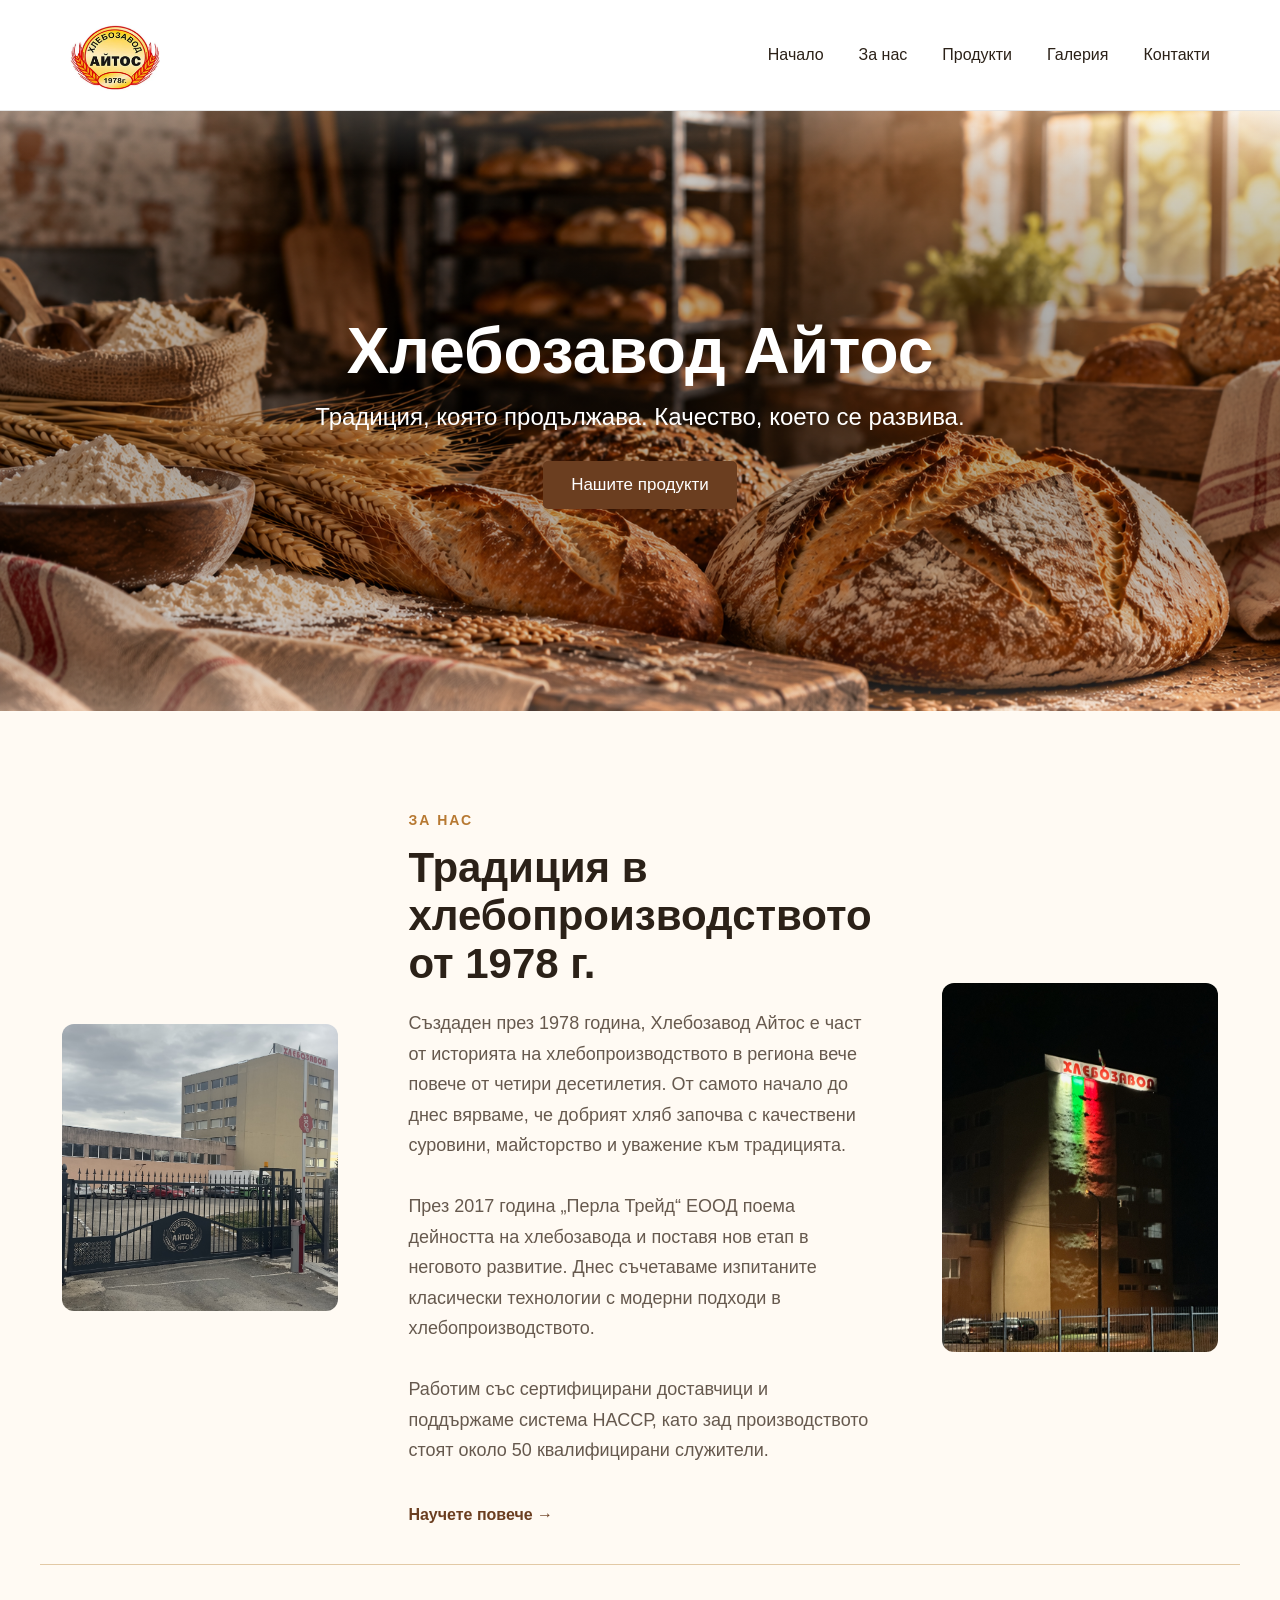
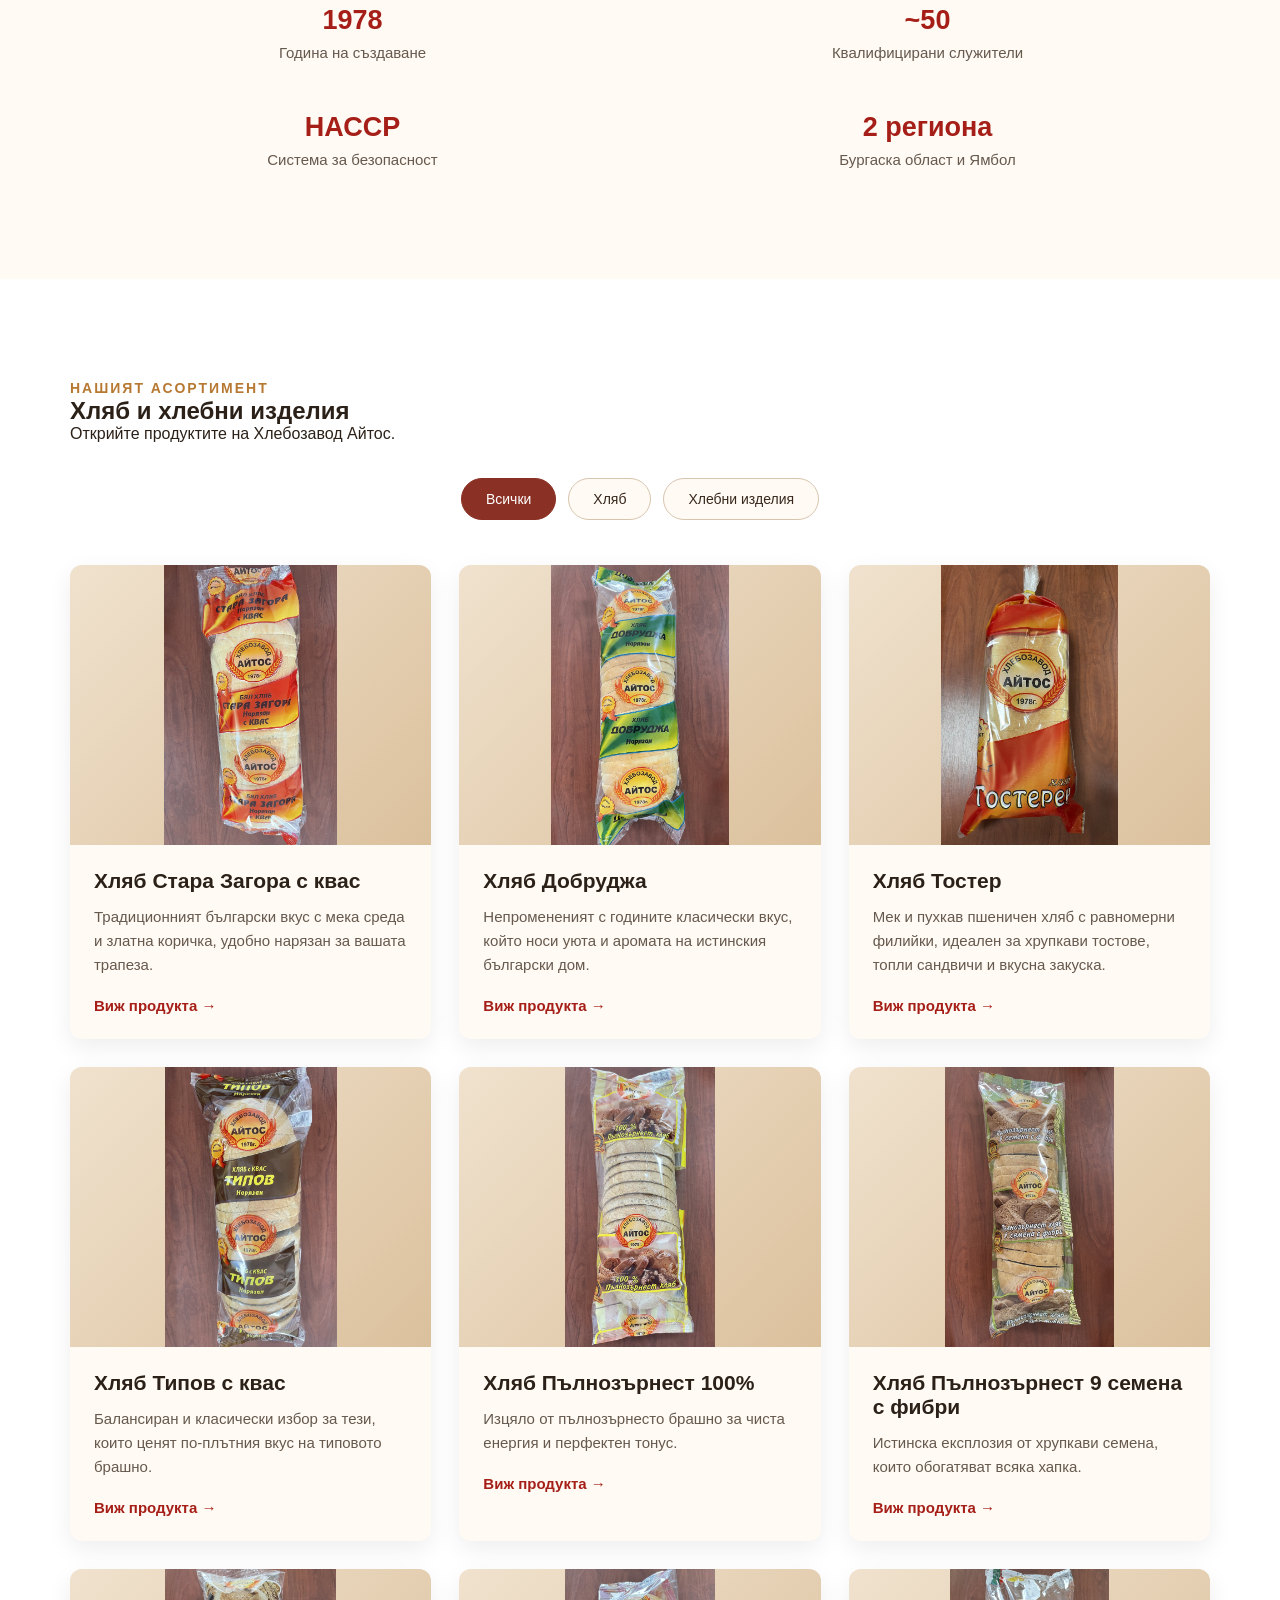
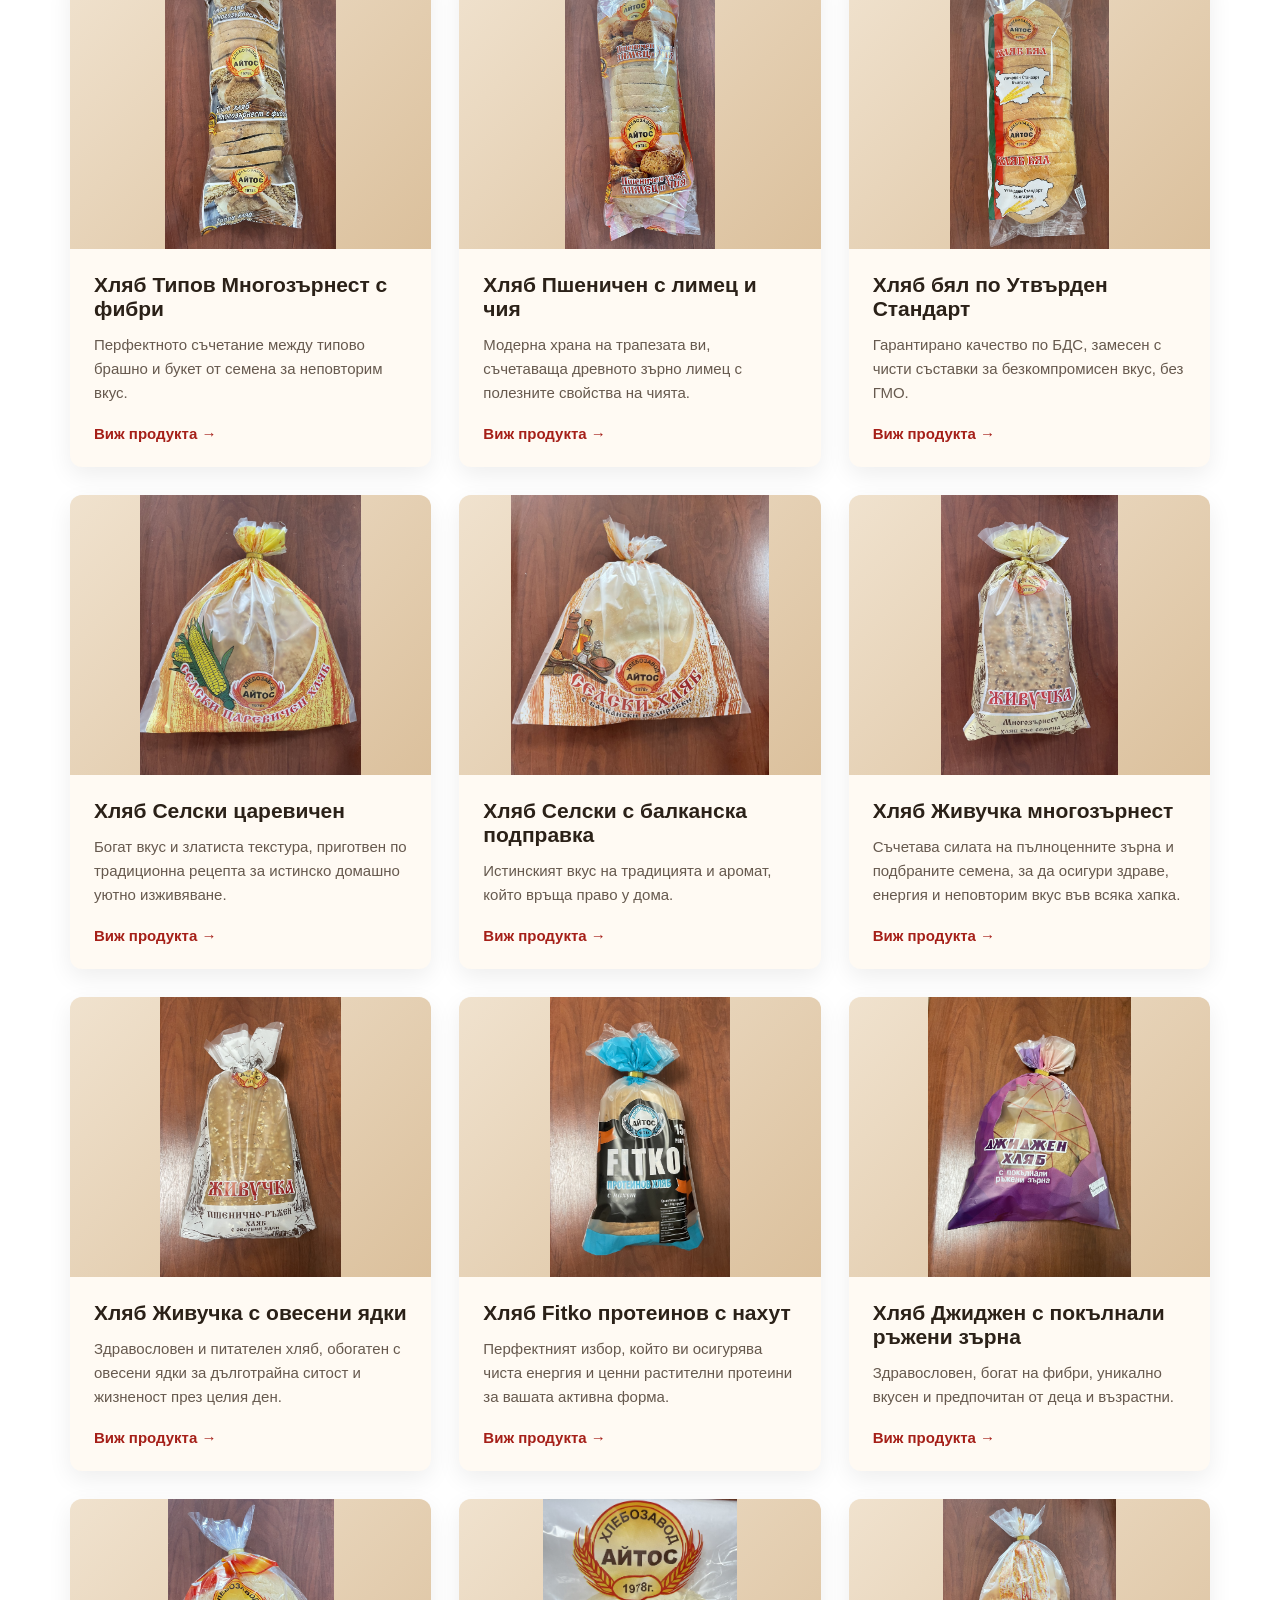
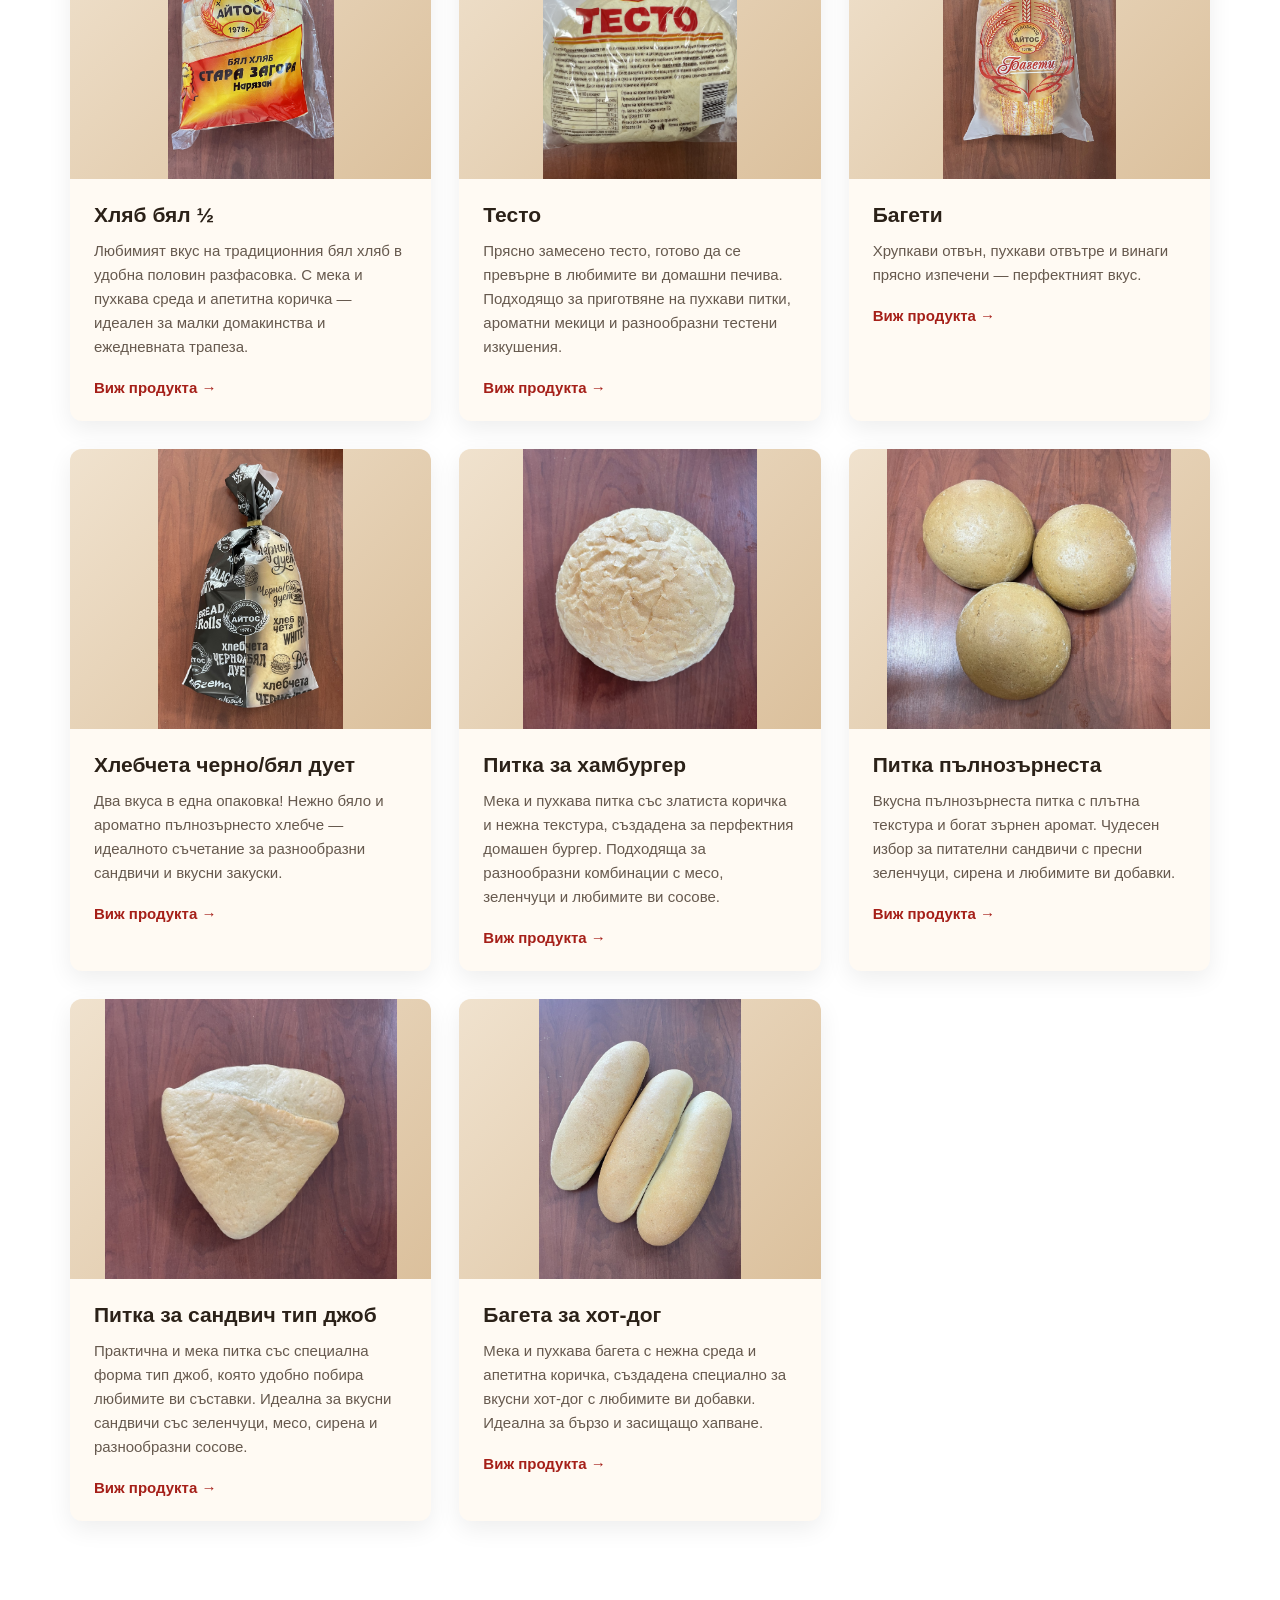
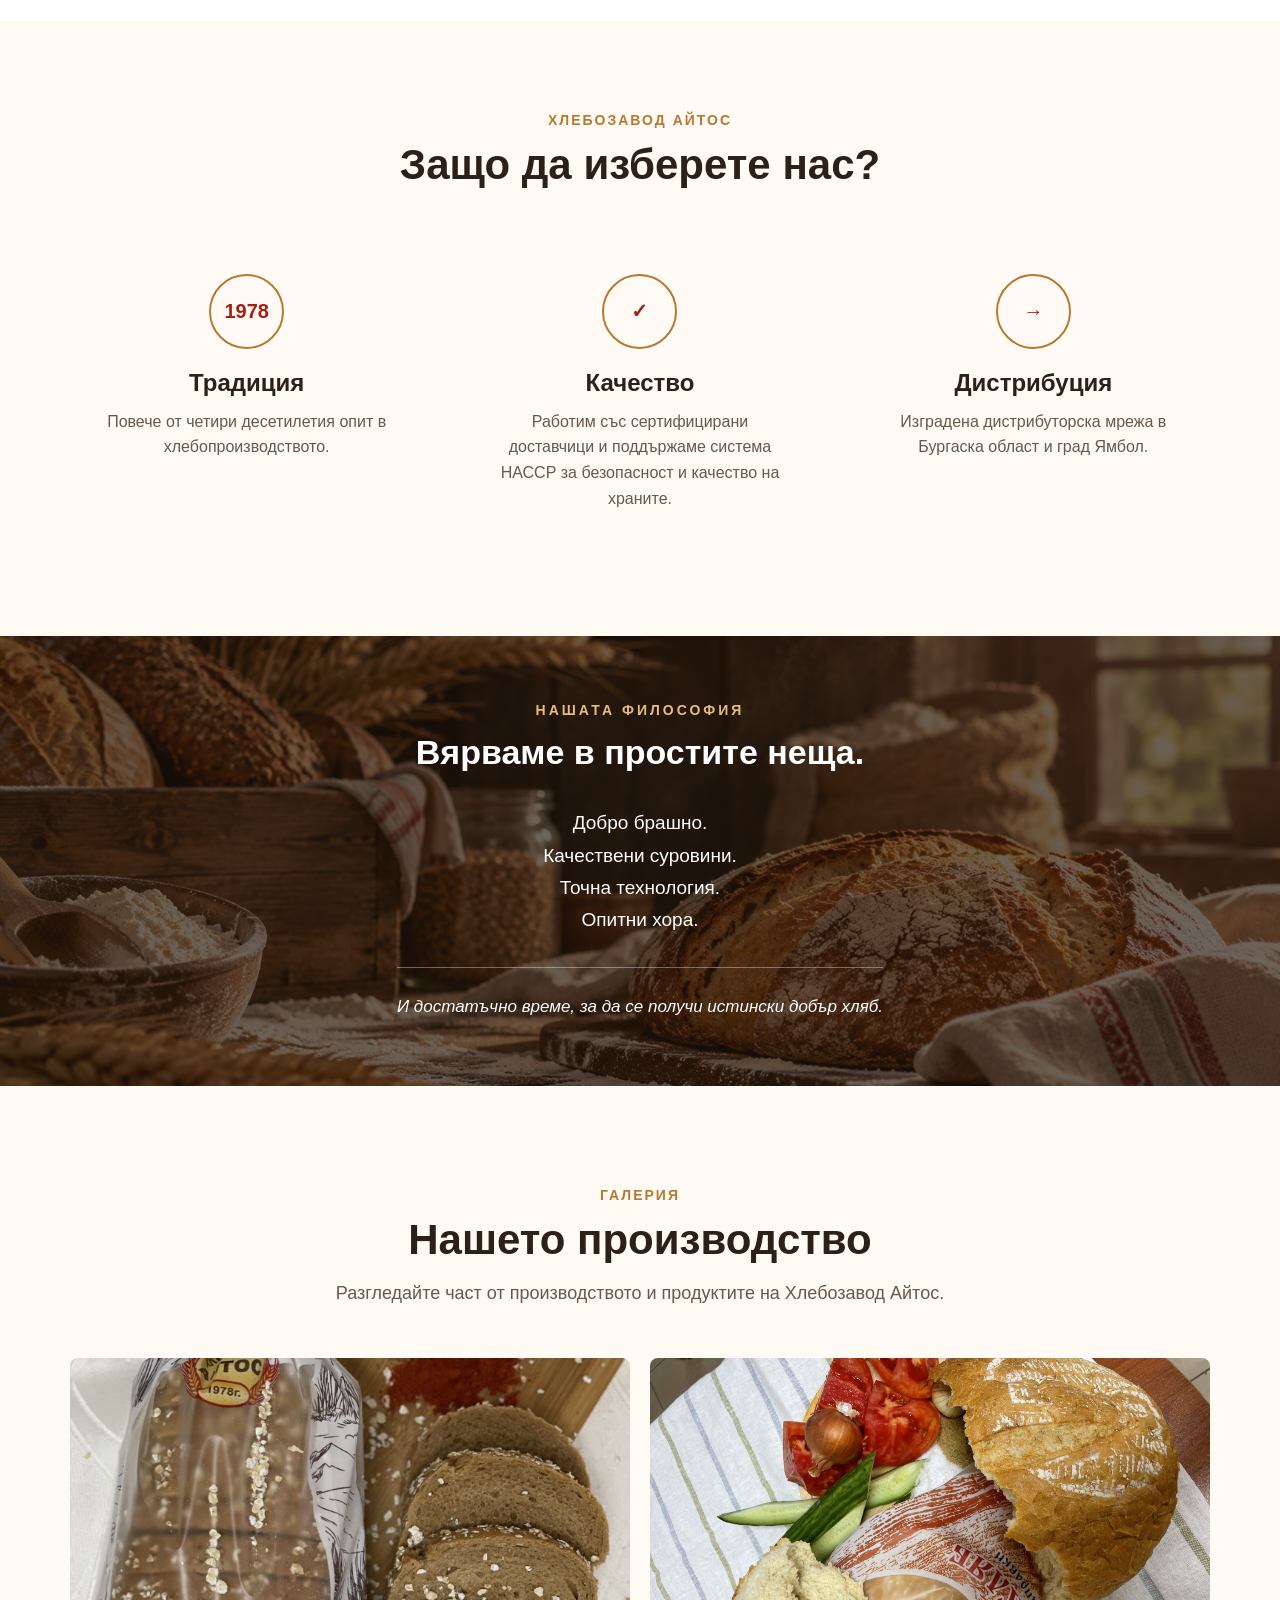
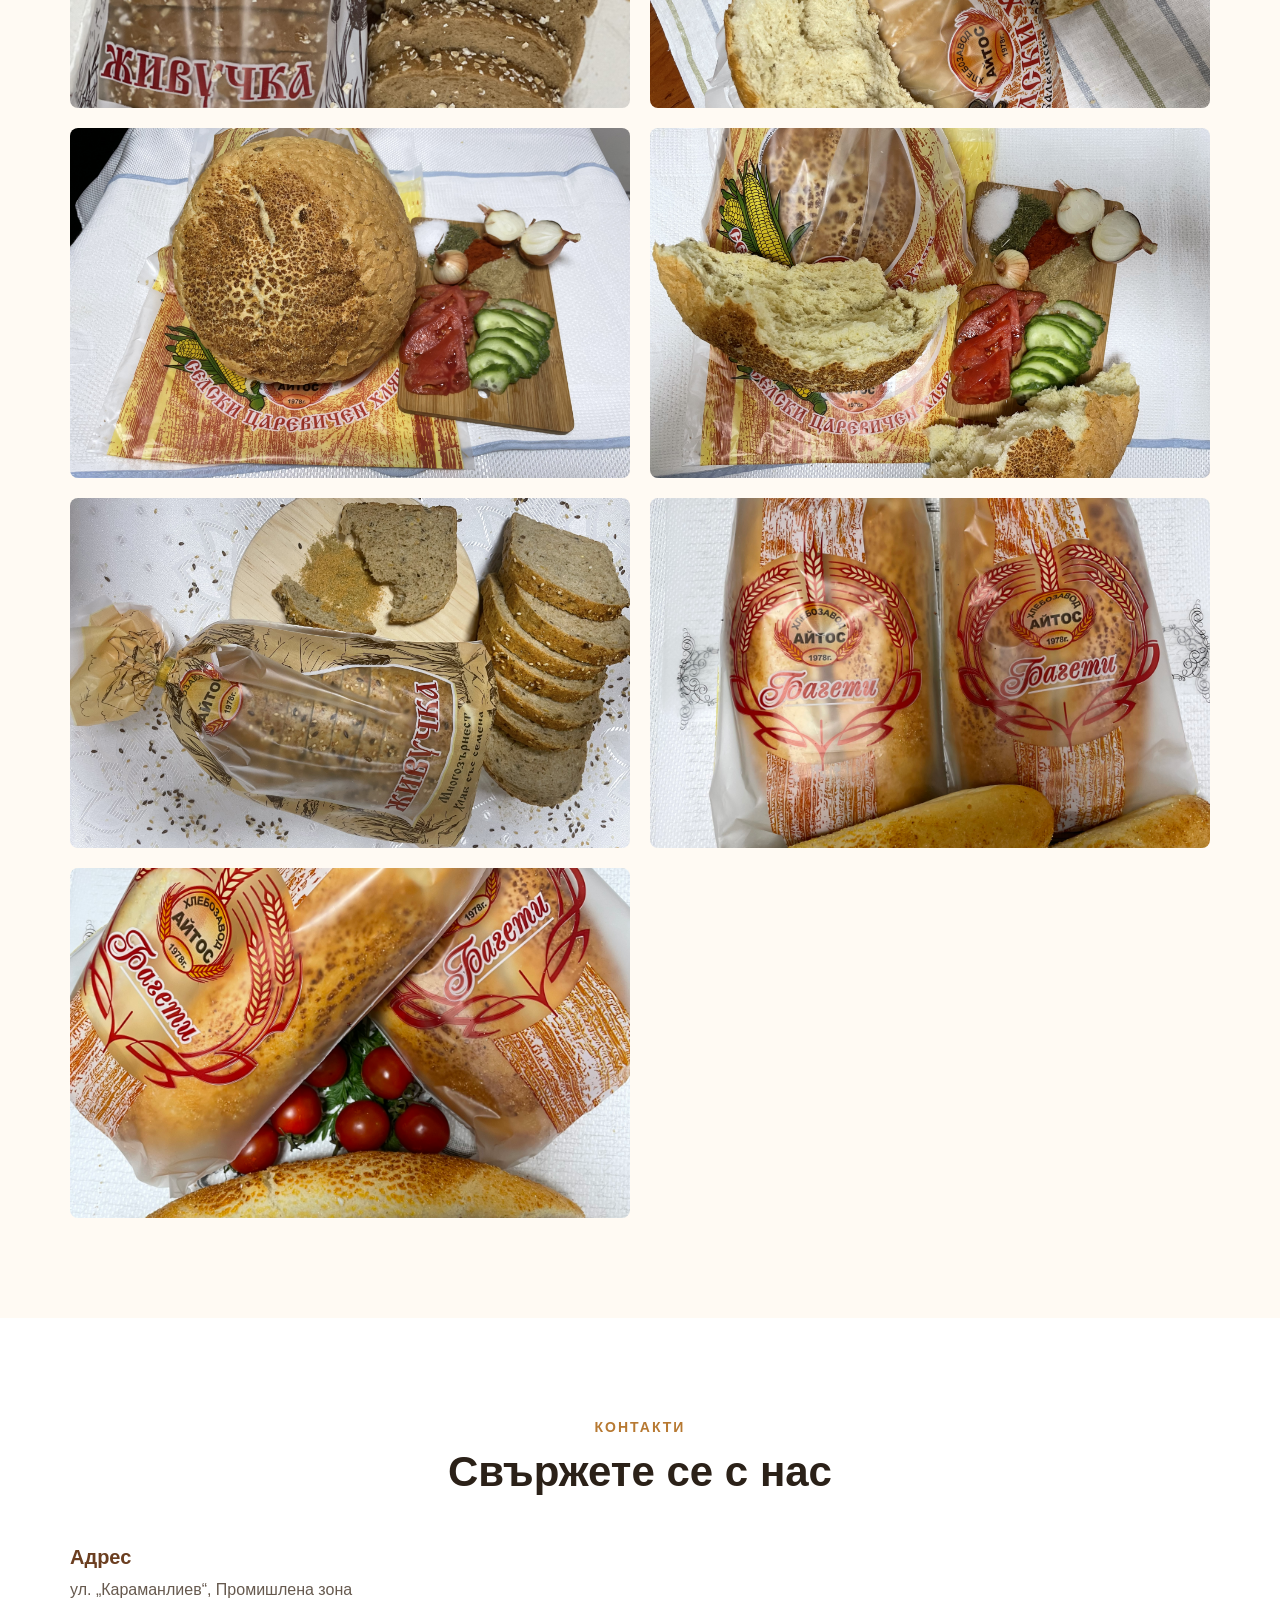
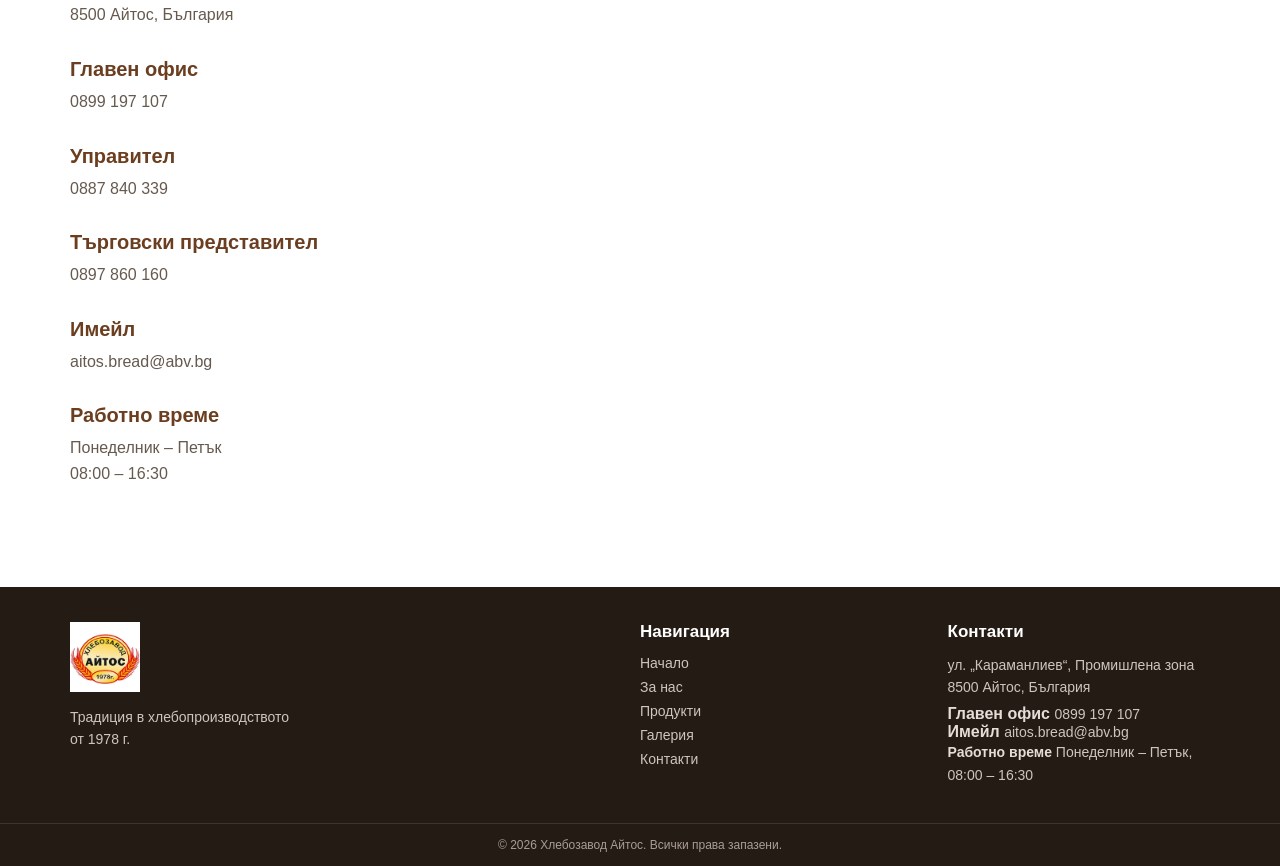
<file: index.html>
<!DOCTYPE html>
<html lang="bg">
<head>
    <meta charset="UTF-8">
    <meta name="viewport" content="width=device-width, initial-scale=1.0">
    <title>Хлебозавод Айтос | Традиция и качество от 1978 г.</title>

    <link rel="stylesheet" href="css/style.css">

    
<meta name="description" content="Хлебозавод Айтос – традиция в производството на хляб и хлебни изделия от 1978 г. Качество, вкус и доверие.">

<!-- Social media preview -->
<meta property="og:type" content="website">
<meta property="og:title" content="Хлебозавод Айтос | Традиция и качество">
<meta property="og:description" content="Открийте нашите хлябове и хлебни изделия, произведени с традиция и грижа в град Айтос.">
<meta property="og:url" content="https://hlebozavod-aytos.pages.dev/">
<meta property="og:site_name" content="Хлебозавод Айтос">

<!-- Social preview image -->
<meta property="og:image" content="https://hlebozavod-aytos.pages.dev/images/Logo.png">
<meta property="og:image:alt" content="Лого на Хлебозавод Айтос">

</head>

<body>

    <header>
        <nav>
           <div class="logo">
                <a href="#home">
                    <img src="images/Logo.png" alt="Хлебозавод Айтос">
                </a>
            </div>

            <ul>
                <li><a href="#home">Начало</a></li>
                <li><a href="about.html">За нас</a></li>
                <li><a href="#products">Продукти</a></li>
                <li><a href="#gallery">Галерия</a></li>
                <li><a href="#contacts">Контакти</a></li>
            </ul>
        </nav>
    </header>


    <main>

        <section id="home">
            <h1>Хлебозавод Айтос</h1>
            <p>Традиция, която продължава. Качество, което се развива.</p>

            <a href="#products">Нашите продукти</a>
        </section>


        <section id="about">
    <div class="container about-content">

        <div class="about-images">
    <img src="images/Hlebozavod.png" alt="Хлебозавод Айтос">

</div>

        

        <div class="about-text">

    <span class="section-label">ЗА НАС</span>

    <h2>Традиция в хлебопроизводството от 1978 г.</h2>

    <p>
        Създаден през 1978 година, Хлебозавод Айтос е част от
        историята на хлебопроизводството в региона вече повече
        от четири десетилетия. От самото начало до днес вярваме,
        че добрият хляб започва с качествени суровини,
        майсторство и уважение към традицията.
    </p>

    <p>
        През 2017 година „Перла Трейд“ ЕООД поема дейността
        на хлебозавода и поставя нов етап в неговото развитие.
        Днес съчетаваме изпитаните класически технологии с
        модерни подходи в хлебопроизводството.
    </p>

    <p>
        Работим със сертифицирани доставчици и поддържаме
        система НАССР, като зад производството стоят около
        50 квалифицирани служители.
    </p>

    <a href="about.html" class="about-more">
    Научете повече →
</a>


</div>

<div class="about-images">

    <img src="images/Hlebozavod_2.png.jpeg" alt="Хлебозавод Айтос 2">
</div>



    </div>

<div class="about-stats">

    <div class="stat">
        <strong>1978</strong>
        <span>Година на създаване</span>
    </div>

    <div class="stat">
        <strong>~50</strong>
        <span>Квалифицирани служители</span>
    </div>

    <div class="stat">
        <strong>НАССР</strong>
        <span>Система за безопасност</span>
    </div>

    <div class="stat">
        <strong>2 региона</strong>
        <span>Бургаска област и Ямбол</span>
    </div>

</div>

</section>


      <section id="products" class="products-section">
    <div class="container">
        <div class="section-header">
            <span class="section-label">НАШИЯТ АСОРТИМЕНТ</span>
            <h2>Хляб и хлебни изделия</h2>
            <p>Открийте продуктите на Хлебозавод Айтос.</p>
        </div>

        <div class="product-filters">
            <button class="filter-btn active" data-filter="all">Всички</button>
            <button class="filter-btn" data-filter="bread">Хляб</button>
            <button class="filter-btn" data-filter="bakery">Хлебни изделия</button>
        </div>

        <div id="products-grid" class="products-grid"></div>
    </div>
</section>


        <section id="advantages">
    <div class="container">

        <div class="section-heading">
            <span class="section-label">ХЛЕБОЗАВОД АЙТОС</span>
            <h2>Защо да изберете нас?</h2>
        </div>

        <div class="advantages-grid">

    <article class="advantage-card">
        <div class="advantage-icon">1978</div>
        <h3>Традиция</h3>
        <p>
            Повече от четири десетилетия опит в
            хлебопроизводството.
        </p>
    </article>

    <article class="advantage-card">
        <div class="advantage-icon">✓</div>
        <h3>Качество</h3>
        <p>
            Работим със сертифицирани доставчици и поддържаме
            система НАССР за безопасност и качество на храните.
        </p>
    </article>

    <article class="advantage-card">
        <div class="advantage-icon">→</div>
        <h3>Дистрибуция</h3>
        <p>
            Изградена дистрибуторска мрежа в Бургаска област
            и град Ямбол.
        </p>
    </article>

</div>

    </div>
</section>



<section id="philosophy">

    <div class="philosophy-content">

        <span>НАШАТА ФИЛОСОФИЯ</span>

        <h2>Вярваме в простите неща.</h2>

        <div class="philosophy-lines">
            <p>Добро брашно.</p>
            <p>Качествени суровини.</p>
            <p>Точна технология.</p>
            <p>Опитни хора.</p>
        </div>

        <p class="philosophy-final">
            И достатъчно време, за да се получи истински добър хляб.
        </p>

    </div>

</section>



       <section id="gallery">
    <div class="container">

        <div class="section-heading">
            <span class="section-label">ГАЛЕРИЯ</span>
            <h2>Нашето производство</h2>
            <p>
                Разгледайте част от производството и продуктите
                на Хлебозавод Айтос.
            </p>
        </div>

        <div class="gallery-grid">
            <img src="images/Gallery_1.png" alt="Текст за Снимка 1">
            <img src="images/Gallery_2.png" alt="Текст за Снимка 2">
            <img src="images/Gallery_3.png" alt="Текст за Снимка 3">
            <img src="images/Gallery_4.png" alt="Текст за Снимка 4">
            <img src="images/Gallery_5.png" alt="Текст за Снимка 5">
            <img src="images/Gallery_6.png.jpeg" alt="Текст за Снимка 6">
            <img src="images/Gallery_7.png.jpeg" alt="Текст за Снимка 7">
        </div>

    </div>
</section>


        <section id="contacts">
    <div class="container">

        <div class="section-heading">
            <span class="section-label">КОНТАКТИ</span>
            <h2>Свържете се с нас</h2>
        </div>

        <div class="contact-content">

            <div class="contact-info">

    <div class="contact-item">
        <h3>Адрес</h3>
        <p>
            ул. „Караманлиев“, Промишлена зона<br>
            8500 Айтос, България
        </p>
    </div>

    <div class="contact-item">
        <h3>Главен офис</h3>
        <p>
            <a href="tel:+359899197107">0899 197 107</a>
        </p>
    </div>

    <div class="contact-item">
        <h3>Управител</h3>
        <p>
            <a href="tel:+359887840339">0887 840 339</a>
        </p>
    </div>

    <div class="contact-item">
        <h3>Търговски представител</h3>
        <p>
            <a href="tel:+359897860160">0897 860 160</a>
        </p>
    </div>

    <div class="contact-item">
        <h3>Имейл</h3>
        <p>
            <a href="mailto:aitos.bread@abv.bg">
                aitos.bread@abv.bg
            </a>
        </p>
    </div>

    <div class="contact-item">
        <h3>Работно време</h3>
        <p>
            Понеделник – Петък<br>
            08:00 – 16:30
        </p>
    </div>

</div>

            <div class="map">
                 <iframe 
                     src="https://www.google.com/maps/embed?pb=!1m18!1m12!1m3!1d1036.794597595539!2d27.25100370822489!3d42.693175756993746!2m3!1f0!2f0!3f0!3m2!1i1024!2i768!4f13.1!3m3!1m2!1s0x40a67d49f5e68145%3A0x1e299eda4e1db4b6!2sKhlebozavod!5e0!3m2!1sen!2sbg!4v1788894426315!5m2!1sen!2sbg" width="600" height="450" style="border:0;" allowfullscreen="" loading="lazy" referrerpolicy="strict-origin-when-cross-origin">
                </iframe>
            </div>

        </div>

    </div>
</section>

    </main>


  <footer>
    <div class="container footer-content">

        <!-- BRAND -->
        <div class="footer-brand">
            <img src="images/Logo.png" alt="Хлебозавод Айтос">

            <p>
                Традиция в хлебопроизводството<br>
                от 1978 г.
            </p>
        </div>


        <!-- NAVIGATION -->
        <div class="footer-nav">
            <h3>Навигация</h3>

            <ul>
                <li><a href="index.html">Начало</a></li>
                <li><a href="about.html">За нас</a></li>
                <li><a href="index.html#products">Продукти</a></li>
                <li><a href="index.html#gallery">Галерия</a></li>
                <li><a href="index.html#contacts">Контакти</a></li>
            </ul>
        </div>


        <!-- CONTACTS -->
        <div class="footer-contacts">
            <h3>Контакти</h3>

            <p>
                ул. „Караманлиев“, Промишлена зона<br>
                8500 Айтос, България
            </p>

            <div class="footer-contact-row">
                <div>
                    <strong>Главен офис</strong>
                    <a href="tel:+359899197107">
                        0899 197 107
                    </a>
                </div>

                <div>
                    <strong>Имейл</strong>
                    <a href="mailto:aitos.bread@abv.bg">
                        aitos.bread@abv.bg
                    </a>
                </div>
            </div>

            <p class="footer-hours">
                <strong>Работно време</strong>
                Понеделник – Петък, 08:00 – 16:30
            </p>
        </div>

    </div>

    <div class="footer-bottom">
        © 2026 Хлебозавод Айтос. Всички права запазени.
    </div>
</footer>

    <div id="product-modal" class="modal">
        <div class="modal-content">

            <span class="close-modal">&times;</span>

            <h2 id="modal-name"></h2>

            <p id="modal-description"></p>

            <h3>Съставки</h3>

            <p id="modal-ingredients"></p>

        </div>
    </div>


    <script src="js/script.js"></script>

</body>
</html>
</file>
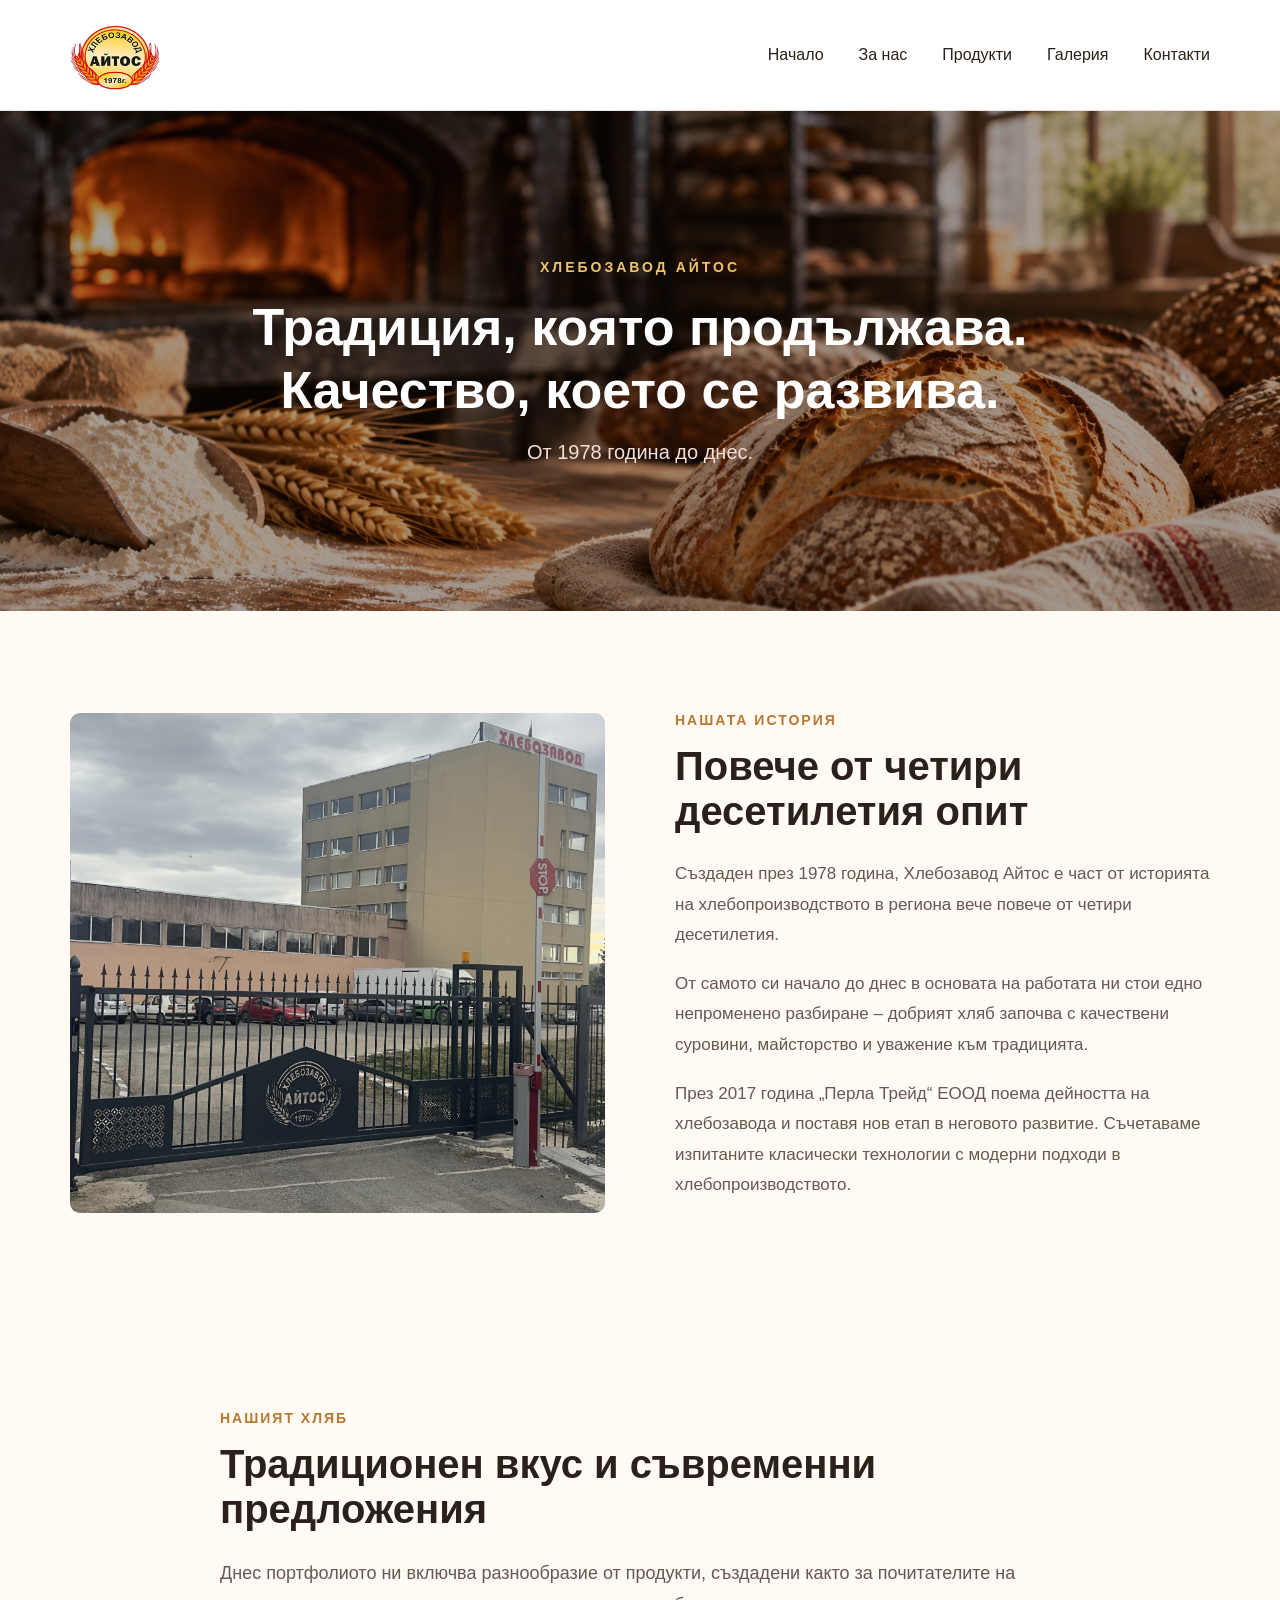
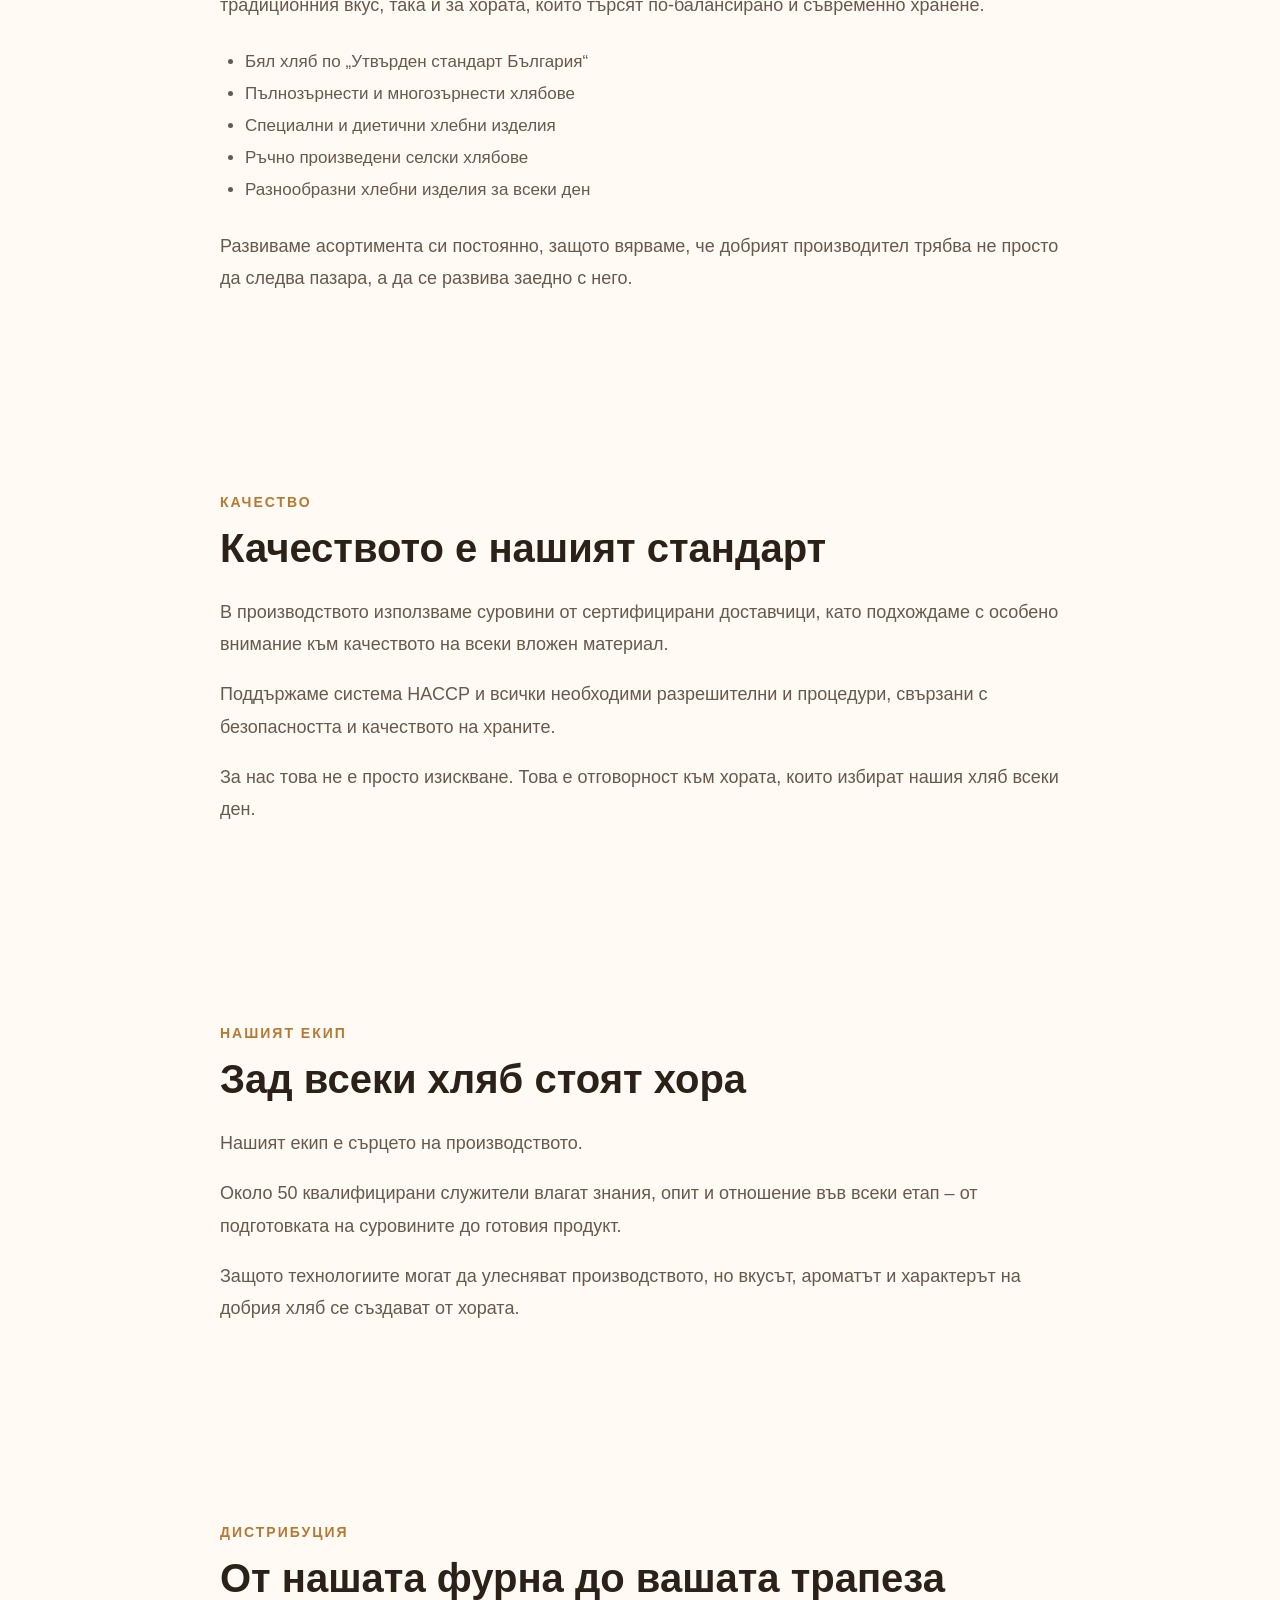
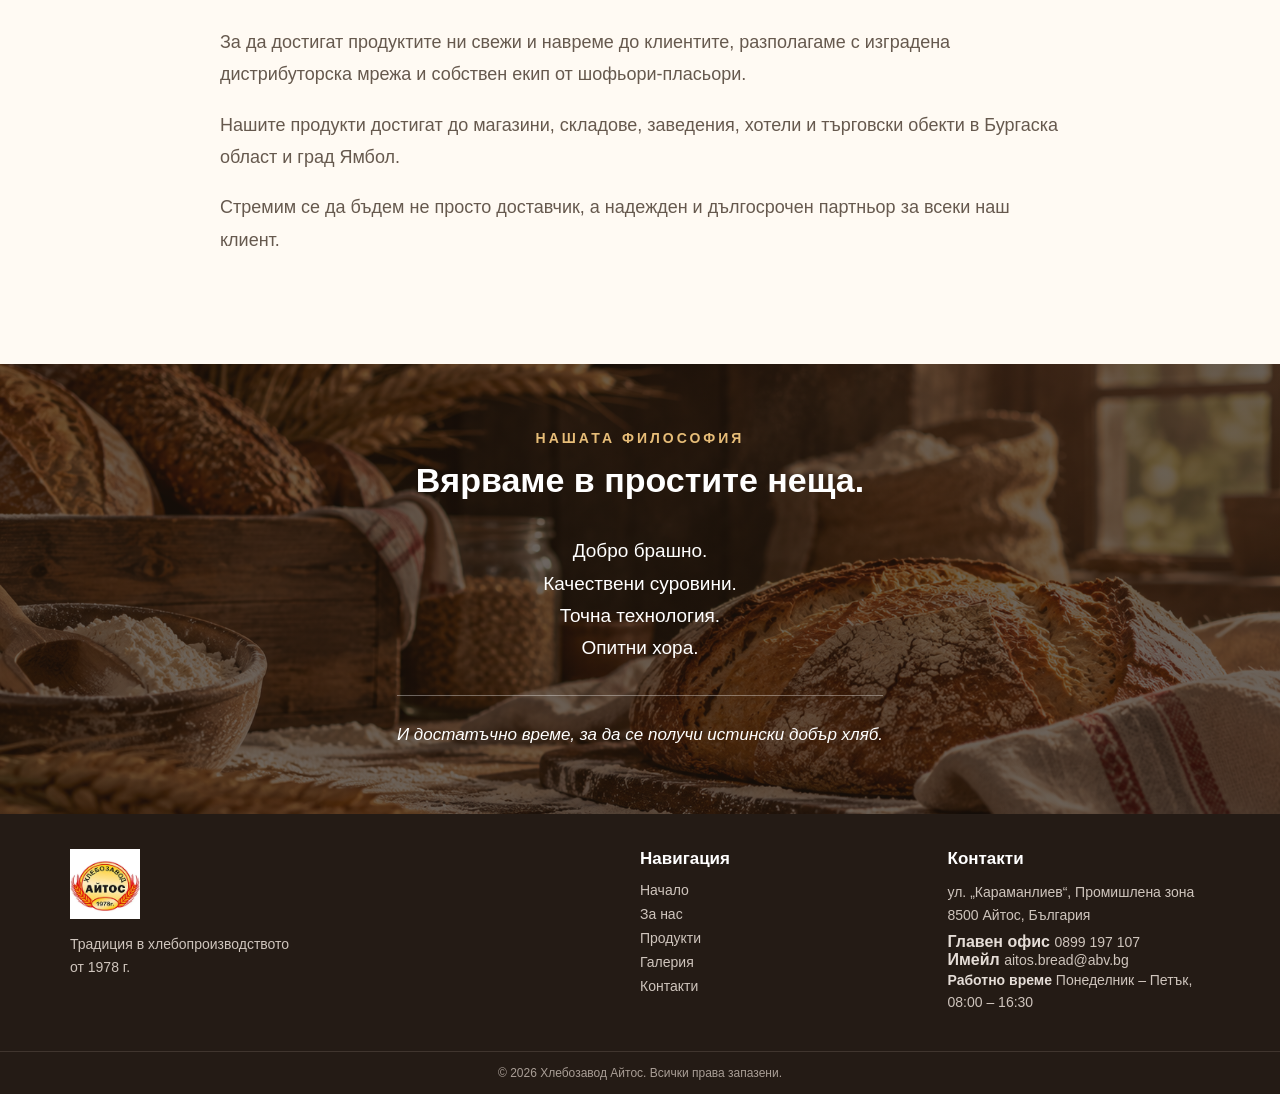
<file: about.html>
<!DOCTYPE html>
<html lang="bg">

<head>
    <meta charset="UTF-8">
    <meta name="viewport" content="width=device-width, initial-scale=1.0">

    <title>За нас | Хлебозавод Айтос</title>

    <link rel="stylesheet" href="css/style.css">
</head>

<body>

    <!-- NAVIGATION -->
    <header>
        <nav>
            <div class="logo">
                <a href="index.html">
                    <img src="images/Logo.png" alt="Хлебозавод Айтос">
                </a>
            </div>

            <ul>
                <li><a href="index.html">Начало</a></li>
                <li><a href="about.html">За нас</a></li>
                <li><a href="index.html#products">Продукти</a></li>
                <li><a href="index.html#gallery">Галерия</a></li>
                <li><a href="index.html#contacts">Контакти</a></li>
            </ul>
        </nav>
    </header>


    <main>

        <!-- PAGE HERO -->
        <section class="about-page-hero">
            <div class="container">
                
                <span>ХЛЕБОЗАВОД АЙТОС</span>

                <h1>Традиция, която продължава.<br>
                    Качество, което се развива.</h1>

                <p>От 1978 година до днес.</p>
            </div>
        </section>


        <!-- HISTORY -->
        <section class="about-page-section">
            <div class="container about-page-grid">

                <div class="about-page-image">
                    <img src="images/Hlebozavod.png"
                         alt="Хлебозавод Айтос">
                </div>

                <div class="about-page-text">
                    <span class="section-label">НАШАТА ИСТОРИЯ</span>

                    <h2>Повече от четири десетилетия опит</h2>

                    <p>
                        Създаден през 1978 година, Хлебозавод Айтос
                        е част от историята на хлебопроизводството
                        в региона вече повече от четири десетилетия.
                    </p>

                    <p>
                        От самото си начало до днес в основата на
                        работата ни стои едно непроменено разбиране –
                        добрият хляб започва с качествени суровини,
                        майсторство и уважение към традицията.
                    </p>

                    <p>
                        През 2017 година „Перла Трейд“ ЕООД поема
                        дейността на хлебозавода и поставя нов етап
                        в неговото развитие. Съчетаваме изпитаните
                        класически технологии с модерни подходи в
                        хлебопроизводството.
                    </p>
                </div>

            </div>
        </section>


        <!-- PRODUCTS -->
        <section class="about-detail-section">
            <div class="container">

                <span class="section-label">НАШИЯТ ХЛЯБ</span>

                <h2>Традиционен вкус и съвременни предложения</h2>

                <p>
                    Днес портфолиото ни включва разнообразие от
                    продукти, създадени както за почитателите на
                    традиционния вкус, така и за хората, които
                    търсят по-балансирано и съвременно хранене.
                </p>

                <ul class="about-list">
                    <li>Бял хляб по „Утвърден стандарт България“</li>
                    <li>Пълнозърнести и многозърнести хлябове</li>
                    <li>Специални и диетични хлебни изделия</li>
                    <li>Ръчно произведени селски хлябове</li>
                    <li>Разнообразни хлебни изделия за всеки ден</li>
                </ul>

                <p>
                    Развиваме асортимента си постоянно, защото
                    вярваме, че добрият производител трябва не
                    просто да следва пазара, а да се развива
                    заедно с него.
                </p>

            </div>
        </section>


        <!-- QUALITY -->
        <section class="about-detail-section light-section">
            <div class="container">

                <span class="section-label">КАЧЕСТВО</span>

                <h2>Качеството е нашият стандарт</h2>

                <p>
                    В производството използваме суровини от
                    сертифицирани доставчици, като подхождаме
                    с особено внимание към качеството на всеки
                    вложен материал.
                </p>

                <p>
                    Поддържаме система НАССР и всички необходими
                    разрешителни и процедури, свързани с
                    безопасността и качеството на храните.
                </p>

                <p>
                    За нас това не е просто изискване. Това е
                    отговорност към хората, които избират нашия
                    хляб всеки ден.
                </p>

            </div>
        </section>


        <!-- PEOPLE -->
        <section class="about-detail-section">
            <div class="container">

                <span class="section-label">НАШИЯТ ЕКИП</span>

                <h2>Зад всеки хляб стоят хора</h2>

                <p>
                    Нашият екип е сърцето на производството.
                </p>

                <p>
                    Около 50 квалифицирани служители влагат знания,
                    опит и отношение във всеки етап – от подготовката
                    на суровините до готовия продукт.
                </p>

                <p>
                    Защото технологиите могат да улесняват
                    производството, но вкусът, ароматът и характерът
                    на добрия хляб се създават от хората.
                </p>

            </div>
        </section>


        <!-- DISTRIBUTION -->
        <section class="about-detail-section light-section">
            <div class="container">

                <span class="section-label">ДИСТРИБУЦИЯ</span>

                <h2>От нашата фурна до вашата трапеза</h2>

                <p>
                    За да достигат продуктите ни свежи и навреме
                    до клиентите, разполагаме с изградена
                    дистрибуторска мрежа и собствен екип от
                    шофьори-пласьори.
                </p>

                <p>
                    Нашите продукти достигат до магазини, складове,
                    заведения, хотели и търговски обекти в Бургаска
                    област и град Ямбол.
                </p>

                <p>
                    Стремим се да бъдем не просто доставчик, а
                    надежден и дългосрочен партньор за всеки наш
                    клиент.
                </p>

            </div>
        </section>


        <!-- PHILOSOPHY -->
        <section id="philosophy">
            <div class="philosophy-content">

                <span>НАШАТА ФИЛОСОФИЯ</span>

                <h2>Вярваме в простите неща.</h2>

                <div class="philosophy-lines">
                    <p>Добро брашно.</p>
                    <p>Качествени суровини.</p>
                    <p>Точна технология.</p>
                    <p>Опитни хора.</p>
                </div>

                <p class="philosophy-final">
                    И достатъчно време, за да се получи
                    истински добър хляб.
                </p>

            </div>
        </section>

    </main>


    <footer>
    <div class="container footer-content">

        <!-- BRAND -->
        <div class="footer-brand">
            <img src="images/Logo.png" alt="Хлебозавод Айтос">

            <p>
                Традиция в хлебопроизводството<br>
                от 1978 г.
            </p>
        </div>


        <!-- NAVIGATION -->
        <div class="footer-nav">
            <h3>Навигация</h3>

            <ul>
                <li><a href="index.html">Начало</a></li>
                <li><a href="about.html">За нас</a></li>
                <li><a href="index.html#products">Продукти</a></li>
                <li><a href="index.html#gallery">Галерия</a></li>
                <li><a href="index.html#contacts">Контакти</a></li>
            </ul>
        </div>


        <!-- CONTACTS -->
        <div class="footer-contacts">
            <h3>Контакти</h3>

            <p>
                ул. „Караманлиев“, Промишлена зона<br>
                8500 Айтос, България
            </p>

            <div class="footer-contact-row">
                <div>
                    <strong>Главен офис</strong>
                    <a href="tel:+359899197107">
                        0899 197 107
                    </a>
                </div>

                <div>
                    <strong>Имейл</strong>
                    <a href="mailto:aitos.bread@abv.bg">
                        aitos.bread@abv.bg
                    </a>
                </div>
            </div>

            <p class="footer-hours">
                <strong>Работно време</strong>
                Понеделник – Петък, 08:00 – 16:30
            </p>
        </div>

    </div>

    <div class="footer-bottom">
        © 2026 Хлебозавод Айтос. Всички права запазени.
    </div>
</footer>

</body>
</html>
</file>
<file: css/style.css>
* {
    margin: 0;
    padding: 0;
    box-sizing: border-box;
}

html {
    scroll-behavior: smooth;
}

body {
    font-family: Arial, sans-serif;
    color: #2b2118;
    background-color: #fffaf3;
}

header {
    background-color: #ffffff;
    border-bottom: 1px solid #e5e5e5;
}

nav {
    max-width: 1200px;
    height: 110px;
    margin: 0 auto;
    padding: 0 30px;

    display: flex;
    align-items: center;
    justify-content: space-between;
}

nav > div a {
    font-size: 24px;
    font-weight: bold;
    color: #6b3e20;
    text-decoration: none;
}

nav ul {
    display: flex;
    gap: 35px;
    list-style: none;
}

nav ul a {
    color: #2b2118;
    text-decoration: none;
    font-size: 16px;
    font-weight: 500;
}

nav ul a:hover {
    color: #b77932;
}

#home {
    min-height: 600px;

    display: flex;
    flex-direction: column;
    align-items: center;
    justify-content: center;

    text-align: center;

    background-image:
    linear-gradient(
        to bottom,
        rgba(255, 250, 243, 0.20) 0%,
        rgba(0, 0, 0, 0.15) 10%,
        rgba(0, 0, 0, 0.30) 30%,
        rgba(0, 0, 0, 0.30) 70%,
        rgba(0, 0, 0, 0.15) 90%,
        rgba(255, 250, 243, 0.20) 100%
    ),
    url("../images/Hlqb_Background.png");
    background-size: cover;
    background-position: center;
    background-repeat: no-repeat;

    color: white;
}

#home h1 {
    font-size: 64px;
    margin-bottom: 15px;
}

#home p {
    font-size: 24px;
    margin-bottom: 30px;
}

#home a {
    display: inline-block;

    padding: 14px 28px;

    background-color: #6b3e20;
    color: white;

    text-decoration: none;
    border-radius: 5px;

    font-size: 17px;
}

#home a:hover {
    background-color: #8a542c;
}

.container {
    max-width: 1200px;
    margin: 0 auto;
    padding: 0 30px;
}

#about {
    padding: 100px 0;
    background-color: #fffaf3;
}

.about-content {
    display: flex;
    align-items: center;
    gap: 70px;
}

.about-image img {
    width: 100%;
    height: 400px;
    object-fit: cover;
    border-radius: 8px;
    display: block;
}

.about-text {
    flex: 1;
}

.image-placeholder {
    height: 400px;

    display: flex;
    align-items: center;
    justify-content: center;

    background-color: #e2c9a5;
    border-radius: 8px;

    color: #6b3e20;
    font-size: 18px;
}

.section-label {
    color: #b77932;
    font-weight: bold;
    letter-spacing: 2px;
    font-size: 14px;
}

.about-text h2 {
    font-size: 42px;
    margin: 15px 0 20px;
}

.about-text p {
    font-size: 18px;
    line-height: 1.7;
    color: #66594e;
    margin-bottom: 30px;
}

.about-text a {
    color: #6b3e20;
    font-weight: bold;
    text-decoration: none;
}

.about-text a:hover {
    color: #b77932;
}

.logo img {
    height: 90px;
    width: auto;
    display: block;
}

#products {
    padding: 100px 0;
    background-color: #ffffff;
}

.section-heading {
    text-align: center;
    max-width: 700px;
    margin: 0 auto 50px;
}

.section-heading h2 {
    font-size: 42px;
    margin: 12px 0 15px;
}

.section-heading p {
    font-size: 18px;
    color: #66594e;
    line-height: 1.6;
}

.products-grid {
    display: grid;
    grid-template-columns: repeat(3, 1fr);
    gap: 30px;
}

.product-card {
    background-color: #fffaf3;
    border-radius: 10px;
    overflow: hidden;

    box-shadow: 0 5px 20px rgba(0, 0, 0, 0.08);

    transition:
        transform 0.25s ease,
        box-shadow 0.25s ease;
}

.product-card:hover {
    transform: translateY(-8px);

    box-shadow: 0 10px 30px rgba(0, 0, 0, 0.15);
}

.product-card img {
    width: 100%;
    height: 260px;
    object-fit: cover;
    display: block;
}

.product-content {
    padding: 25px;
}

.product-content h3 {
    font-size: 24px;
    margin-bottom: 12px;
}

.product-content p {
    color: #66594e;
    line-height: 1.6;
    margin-bottom: 20px;
}

.product-content a {
    display: inline-block;

    color: #a51f18;
    font-weight: bold;

    text-decoration: none;
}

.product-content a:hover {
    text-decoration: underline;
}



#gallery {
    padding: 100px 0;
    background-color: #fffaf3;
}

.gallery-grid {
    display: grid;
    grid-template-columns: repeat(2, 1fr);
    gap: 20px;
}

.gallery-grid img {
    width: 100%;
    height: 350px;
    object-fit: cover;

    border-radius: 8px;

    transition: transform 0.3s ease;
}

.gallery-grid img:hover {
    transform: scale(1.02);
}

#contacts {
    padding: 100px 0;
    background-color: white;
}

.contact-content {
    display: grid;
    grid-template-columns: 1fr 1.5fr;
    gap: 60px;
    align-items: stretch;
}

.contact-info {
    display: flex;
    flex-direction: column;
    gap: 30px;
}

.contact-item h3 {
    font-size: 20px;
    margin-bottom: 8px;
    color: #6b3e20;
}

.contact-item p {
    color: #66594e;
    line-height: 1.6;
}

.map {
    min-height: 400px;
    border-radius: 8px;
    overflow: hidden;
}

.map iframe {
    width: 100%;
    height: 100%;
    min-height: 400px;
    border: 0;
    display: block;
}

footer {
    background-color: #241b15;
    color: white;
    padding-top: 35px;
}

.footer-content {
    display: grid;
    grid-template-columns: 2fr 1fr 1fr;
    gap: 45px;
    padding-bottom: 30px;
}

/* LOGO */

.footer-brand img {
    height: 70px;
    width: auto;
    margin-bottom: 10px;
}

.footer-brand p {
    font-size: 14px;
    line-height: 1.6;
}


/* TITLES */

footer h3 {
    font-size: 17px;
    margin-bottom: 12px;
}


/* TEXT */

footer p {
    color: #cfc5bd;
    font-size: 14px;
    line-height: 1.6;
    margin-bottom: 7px;
}


/* NAVIGATION */

footer ul {
    list-style: none;
    padding: 0;
    margin: 0;
}

footer li {
    margin-bottom: 6px;
}

footer a {
    color: #cfc5bd;
    text-decoration: none;
    font-size: 14px;
}

footer a:hover {
    color: white;
}


/* FOOTER CONTACTS */

.footer-contacts p {
    margin-bottom: 7px;
}

.footer-contacts strong {
    color: #e5ddd7;
    font-weight: 600;
}


/* BOTTOM COPYRIGHT */

.footer-bottom {
    border-top: 1px solid #40352e;

    text-align: center;

    padding: 14px;

    color: #a99e96;
    font-size: 12px;
}

#advantages {
    padding: 90px 0;
    background-color: #fffaf3;
}

.advantages-grid {
    display: grid;
    grid-template-columns: repeat(3, 1fr);
    gap: 40px;
}

.advantage-card {
    text-align: center;
    padding: 35px 25px;
}

.advantage-icon {
    width: 75px;
    height: 75px;

    margin: 0 auto 20px;

    display: flex;
    align-items: center;
    justify-content: center;

    border: 2px solid #b77932;
    border-radius: 50%;

    color: #a51f18;
    font-size: 20px;
    font-weight: bold;
}

.advantage-card h3 {
    font-size: 24px;
    margin-bottom: 12px;
}

.advantage-card p {
    color: #66594e;
    line-height: 1.6;
    max-width: 300px;
    margin: 0 auto;
}

.modal {
    display: none;

    position: fixed;
    inset: 0;

    background-color: rgba(0, 0, 0, 0.6);

    align-items: center;
    justify-content: center;

    z-index: 1000;
}

.modal-content {
    position: relative;

    background-color: #fffaf3;

    width: 90%;
    max-width: 500px;

    padding: 35px;

    border-radius: 12px;

    box-shadow: 0 15px 40px rgba(0, 0, 0, 0.25);
}

.modal-content h2 {
    margin-bottom: 15px;
}

.modal-content h3 {
    margin-top: 25px;
    margin-bottom: 8px;

    color: #a51f18;
}

.modal-content p {
    color: #66594e;
    line-height: 1.6;
}

.close-modal {
    position: absolute;

    top: 15px;
    right: 20px;

    font-size: 30px;
    cursor: pointer;
}

.contact-item a {
    color: #66594e;
    text-decoration: none;
}

.contact-item a:hover {
    color: #a51f18;
}

.about-stats {
    max-width: 1200px;
    margin: 60px auto 0;
    padding: 40px 30px 0;

    display: grid;
    grid-template-columns: repeat(4, 1fr);

    border-top: 1px solid #e2c9a5;
}

.stat {
    text-align: center;
    padding: 10px 20px;
}

.stat strong {
    display: block;

    color: #a51f18;
    font-size: 32px;
    margin-bottom: 8px;
}

.stat span {
    color: #66594e;
    font-size: 15px;
}


#philosophy {
    min-height: 500px;

    display: flex;
    align-items: center;
    justify-content: center;

    padding: 80px 30px;

    background-image:
        linear-gradient(
            rgba(30, 20, 12, 0.65),
            rgba(30, 20, 12, 0.65)
        ),
        url("../images/quote.png");

    background-size: cover;
    background-position: center;
    background-attachment: fixed;

    text-align: center;
    color: white;
}

.philosophy-content {
    max-width: 800px;
}

.philosophy-content > span {
    display: block;

    margin-bottom: 15px;

    color: #e7bd78;

    font-size: 14px;
    font-weight: bold;
    letter-spacing: 3px;
}

.philosophy-content h2 {
    font-size: 48px;
    margin-bottom: 35px;
}

.philosophy-lines {
    margin-bottom: 30px;
}

.philosophy-lines p {
    font-size: 23px;
    line-height: 1.7;
}

.philosophy-final {
    max-width: 650px;
    margin: 0 auto;

    padding-top: 25px;

    border-top: 1px solid rgba(255, 255, 255, 0.35);

    font-size: 20px;
    line-height: 1.6;
    font-style: italic;
}


/* =========================
   ABOUT PAGE
========================= */

.about-page-hero {
    min-height: 500px;
    padding: 110px 30px;

    display: flex;
    align-items: center;
    justify-content: center;

    text-align: center;
    color: white;

    background-image:
        linear-gradient(
            rgba(20, 10, 5, 0.38),
            rgba(20, 10, 5, 0.38)
        ),
        url("../images/Backgrount_About.png");

    background-size: cover;
    background-position: center;
    background-repeat: no-repeat;
}

.about-page-hero span {
    color: #f0c36a;

    font-size: 14px;
    font-weight: bold;
    letter-spacing: 3px;
}

.about-page-hero h1 {
    max-width: 900px;

    margin: 20px auto;

    font-size: 52px;
    line-height: 1.2;
}

.about-page-hero p {
    font-size: 20px;
    color: #f5ddd8;
}


/* HISTORY */

.about-page-section {
    padding: 100px 0;
}

.about-page-grid {
    display: grid;

    grid-template-columns: 1fr 1fr;

    gap: 70px;

    align-items: center;
}

.about-page-image img {
    width: 100%;
    height: 500px;

    object-fit: cover;

    border-radius: 10px;
}

.about-page-text h2 {
    margin: 15px 0 25px;

    font-size: 40px;
}

.about-page-text p {
    margin-bottom: 18px;

    color: #66594e;

    font-size: 17px;
    line-height: 1.8;
}


/* CONTENT SECTIONS */

.about-detail-section {
    padding: 90px 0;
}

.about-detail-section .container {
    max-width: 900px;
}

.about-detail-section h2 {
    margin: 15px 0 25px;

    font-size: 40px;
}

.about-detail-section p {
    margin-bottom: 18px;

    color: #66594e;

    font-size: 18px;
    line-height: 1.8;
}

.light-section {
    background-color: #fffaf3;
}


/* PRODUCT LIST */

.about-list {
    margin: 30px 0;
    padding-left: 25px;
}

.about-list li {
    margin-bottom: 12px;

    color: #66594e;

    font-size: 17px;
}

.about-more {
    display: inline-block;
    margin-top: 10px;

    color: #a51f18;
    font-weight: bold;
    text-decoration: none;
}

.about-more:hover {
    text-decoration: underline;
}





@media (max-width: 768px) {

    /* GENERAL */

    .container {
        padding-left: 20px;
        padding-right: 20px;
    }

    section {
        scroll-margin-top: 20px;
    }


    /* NAVIGATION */

    nav {
        height: auto;
        padding: 15px 20px;

        flex-direction: column;
        gap: 15px;
    }

    .logo img {
        height: 70px;
    }

    nav ul {
        flex-wrap: wrap;
        justify-content: center;
        gap: 12px 20px;
    }

    nav ul a {
        font-size: 15px;
    }


    /* HERO */

    #home {
        min-height: 500px;
        padding: 60px 20px;

        background-position: center;
    }

    #home h1 {
        font-size: 40px;
        line-height: 1.1;
    }

    #home p {
        font-size: 18px;
        line-height: 1.5;
    }


    /* ABOUT */

    #about {
        padding: 70px 0;
    }

    .about-content {
        flex-direction: column;
        gap: 35px;
    }

    .about-image,
    .about-text {
        width: 100%;
    }

    .about-image img {
        height: 280px;
    }

    .about-text h2 {
        font-size: 32px;
    }


    /* PRODUCTS */

    #products {
        padding: 70px 0;
    }

    .section-heading {
        margin-bottom: 35px;
    }

    .section-heading h2 {
        font-size: 32px;
        line-height: 1.2;
    }

    .section-heading p {
        font-size: 16px;
    }

    .products-grid {
        grid-template-columns: 1fr;
        gap: 25px;
    }

    .product-card {
        width: 100%;
    }

    .product-card img {
        height: 250px;
    }

    .product-content {
        padding: 22px;
    }


    /* ADVANTAGES */

    #advantages {
        padding: 70px 0;
    }

    .advantages-grid {
        grid-template-columns: 1fr;
        gap: 15px;
    }

    .advantage-card {
        padding: 20px;
    }

    .advantage-icon {
        width: 65px;
        height: 65px;
        margin-bottom: 15px;
    }

    .advantage-card p {
        max-width: 350px;
    }


    /* GALLERY */

    #gallery {
        padding: 70px 0;
    }

    .gallery-grid {
        grid-template-columns: 1fr;
        gap: 15px;
    }

    .gallery-grid img {
        height: 260px;
    }


    /* CONTACTS */

    #contacts {
        padding: 70px 0;
    }

    .contact-content {
        grid-template-columns: 1fr;
        gap: 35px;
    }

    .map,
    .map iframe {
        min-height: 300px;
    }


    /* FOOTER */

    .footer-content {
        grid-template-columns: 1fr;
        gap: 35px;
    }
    
}

.about-stats {
    grid-template-columns: repeat(2, 1fr);
    gap: 30px 10px;

    margin-top: 40px;
    padding-top: 30px;
}

.stat strong {
    font-size: 27px;
}

#philosophy {
    min-height: 450px;
    padding: 60px 20px;

    /* fixed backgrounds can behave badly on phones */
    background-attachment: scroll;
}

.philosophy-content h2 {
    font-size: 34px;
}

.philosophy-lines p {
    font-size: 19px;
}

.philosophy-final {
    font-size: 17px;
}

@media (max-width: 768px) {

    .about-page-hero {
        padding: 70px 20px;
    }

    .about-page-hero h1 {
        font-size: 36px;
    }

    .about-page-grid {
        grid-template-columns: 1fr;
        gap: 40px;
    }

    .about-page-image img {
        height: 300px;
    }

    .about-page-text h2,
    .about-detail-section h2 {
        font-size: 32px;
    }

    .about-page-section,
    .about-detail-section {
        padding: 65px 0;
    }
}



/* PRODUCT FILTERS */

.product-filters {
    display: flex;
    justify-content: center;
    flex-wrap: wrap;
    gap: 12px;
    margin: 35px 0 45px;
}

.filter-btn {
    padding: 12px 24px;
    border: 1px solid #d8c5af;
    border-radius: 30px;
    background: #fffaf3;
    color: #38281d;
    cursor: pointer;
    font-size: 14px;
    transition: 0.2s;
}

.filter-btn:hover,
.filter-btn.active {
    background: #8b3024;
    color: white;
    border-color: #8b3024;
}

/* PRODUCT GRID */

.products-grid {
    display: grid;
    grid-template-columns: repeat(3, minmax(0, 1fr));
    gap: 28px;
}

.product-card {
    background: #fffaf3;
    border-radius: 12px;
    overflow: hidden;
    box-shadow: 0 8px 25px rgba(0, 0, 0, 0.07);
    transition: transform 0.25s;
}

.product-card:hover {
    transform: translateY(-5px);
}

.product-image-placeholder {
    height: 230px;
    background: linear-gradient(135deg, #f0e2ce, #dbc09c);
    display: flex;
    justify-content: center;
    align-items: center;
    position: relative;
    color: #8a6a4c;
}


.product-image-placeholder img {
    width: 100%;
    height: 100%;
    object-fit: contain;
    object-position: center;
    display: block;
}


.product-info {
    padding: 24px;
}

.product-info h3 {
    font-size: 21px;
    margin-bottom: 12px;
}

.product-info p {
    color: #66594e;
    font-size: 15px;
    line-height: 1.6;
    margin-bottom: 20px;
}

.product-details-btn {
    background: none;
    border: none;
    padding: 0;
    color: #a51f18;
    font-weight: bold;
    cursor: pointer;
    font-size: 15px;
}

/* PRODUCT POPUP */

.product-dialog {
    position: fixed;
    margin: auto;
    width: min(90%, 550px);
    max-height: 85vh;
    overflow-y: auto;
    border: none;
    border-radius: 14px;
    padding: 40px;
    background: #fffaf3;
    color: #30251d;
    box-shadow: 0 15px 60px rgba(0,0,0,0.2);
}

.product-dialog::backdrop {
    background: rgba(0,0,0,0.65);
}

.product-dialog h2 {
    margin-bottom: 20px;
}

.product-dialog h3 {
    margin: 25px 0 10px;
}

.product-dialog p {
    line-height: 1.7;
    color: #66594e;
}

.dialog-close {
    position: absolute;
    top: 12px;
    right: 18px;
    background: none;
    border: none;
    font-size: 30px;
    cursor: pointer;
}

@media (max-width: 900px) {
    .products-grid {
        grid-template-columns: repeat(2, minmax(0, 1fr));
    }
}

@media (max-width: 600px) {
    .products-grid {
        grid-template-columns: 1fr;
    }

    .product-image-placeholder {
        height: 240px;
    }

    .product-dialog {
        padding: 30px 22px;
    }
}


.nutrition-table {
    width: 100%;
    border-collapse: collapse;
    margin-top: 15px;
    font-size: 14px;
}

.nutrition-table td {
    padding: 12px;
    border-bottom: 1px solid #e5d8c9;
}

.nutrition-table td:last-child {
    text-align: right;
    font-weight: 600;
    white-space: nowrap;
}

.nutrition-table tr:nth-child(even) {
    background-color: #f7efe5;
}



.product-image-placeholder {
    height: 280px;
    background-color: #f8f4ee;
    overflow: hidden;
}

.product-dialog p {
    white-space: pre-line;
}



/* =========================
   ABOUT SECTION LAYOUT
========================= */

#about .container {
    max-width: 1600px;
    width: 95%;
    margin: 0 auto;
}

/* Photo - Text - Photo */
.about-layout {
    display: grid;
    grid-template-columns: minmax(0, 1fr) minmax(0, 1.4fr) minmax(0, 1fr);
    gap: 35px;
    align-items: center;
    width: 100%;
}

/* LEFT PHOTO */
.about-images {
    display: flex;
    flex-direction: column;
    align-items: center;
    width: 100%;
    gap: 20px;
    margin: 0;
    padding: 0;
}

.about-images img {
    width: 100%;
    max-width: 420px;
    height: auto;
    display: block;
    object-fit: contain;
    border-radius: 12px;
    margin: 0 auto;
}

/* MIDDLE TEXT */
.about-layout .about-text {
    width: 100%;
    min-width: 0;
}

/* RIGHT PHOTO */
.about-photo {
    width: 100%;
    min-width: 0;
}

.about-photo img {
    width: 100%;
    max-width: 420px;
    height: auto;
    display: block;
    object-fit: contain;
    border-radius: 12px;
    margin: 0 auto;
}

/* TABLETS */
@media (max-width: 1100px) {
    .about-layout {
        grid-template-columns: minmax(0, 1fr) minmax(0, 1.3fr) minmax(0, 1fr);
        gap: 20px;
    }
}

/* MOBILE */
@media (max-width: 768px) {
    .about-layout {
        grid-template-columns: 1fr;
        gap: 30px;
    }

    .about-images,
    .about-photo {
        width: 100%;
        max-width: 450px;
        margin: 0 auto;
    }

    .about-images img,
    .about-photo img {
        width: 100%;
        height: auto;
    }

    .about-layout .about-text {
        width: 100%;
    }
}
</file>
